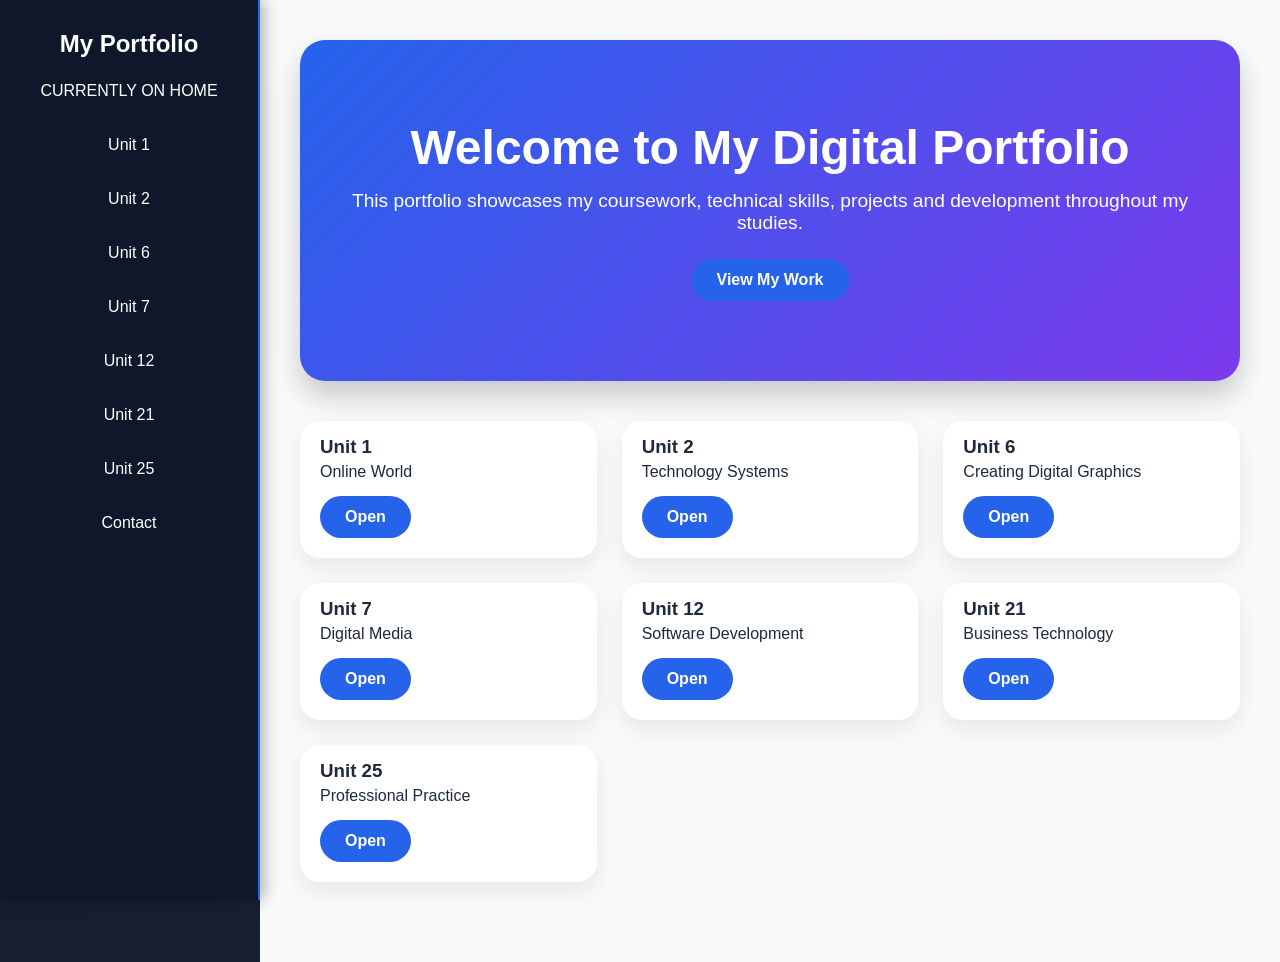
<file: index.html>
<!DOCTYPE html>
<html>
<head>
<title>Adil Nsumbu Digital Portfolio</title>
<link rel="stylesheet" href="css/style.css">
</head>

<body>

<div class="sidebar">

<h2>My Portfolio</h2>

<ul>
<li><a href="index.html">CURRENTLY ON HOME</a></li>
<li><a href="unit1.html">Unit 1</a></li>
<li><a href="unit2.html">Unit 2</a></li>
<li><a href="unit6.html">Unit 6</a></li>
<li><a href="unit7.html">Unit 7</a></li>
<li><a href="unit12.html">Unit 12</a></li>
<li><a href="unit21.html">Unit 21</a></li>
<li><a href="unit25.html">Unit 25</a></li>
<li><a href="contact.html">Contact</a></li>
</ul>

</div>

<div class="main">

<div class="hero">

<h1>Welcome to My Digital Portfolio</h1>

<p>
This portfolio showcases my coursework,
technical skills, projects and development
throughout my studies.
</p>

<a href="unit1.html" class="btn">
View My Work
</a>

</div>

<div class="cards">

<div class="card">
<h3>Unit 1</h3>
<p>Online World</p>
<a href="unit1.html" class="btn">Open</a>
</div>

<div class="card">
<h3>Unit 2</h3>
<p>Technology Systems</p>
<a href="unit2.html" class="btn">Open</a>
</div>

<div class="card">
<h3>Unit 6</h3>
<p>Creating Digital Graphics</p>
<a href="unit6.html" class="btn">Open</a>
</div>

<div class="card">
<h3>Unit 7</h3>
<p>Digital Media</p>
<a href="unit7.html" class="btn">Open</a>
</div>

<div class="card">
<h3>Unit 12</h3>
<p>Software Development</p>
<a href="unit12.html" class="btn">Open</a>
</div>

<div class="card">
<h3>Unit 21</h3>
<p>Business Technology</p>
<a href="unit21.html" class="btn">Open</a>
</div>

<div class="card">
<h3>Unit 25</h3>
<p>Professional Practice</p>
<a href="unit25.html" class="btn">Open</a>
</div>

</div>
    

</div>

<script src="js/script.js"></script>

</body>
</html>
</file>
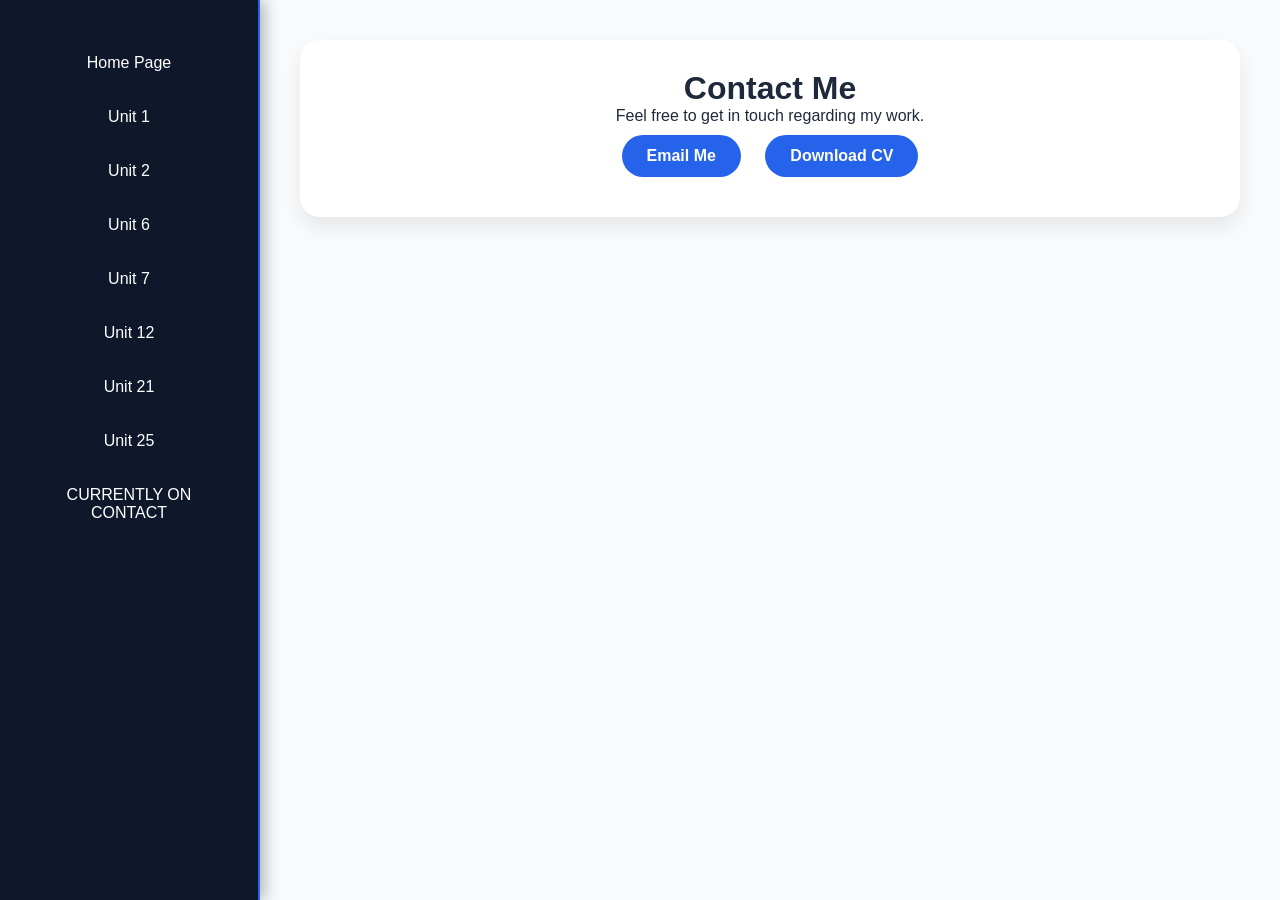
<file: contact.html>
<!DOCTYPE html>
<html>
<head>
<title>Contact Me</title>
<link rel="stylesheet" href="css/style.css">
</head>

<body>

<div class="sidebar">
    <ul>
<li><a href="index.html">Home Page</a></li>
<li><a href="unit1.html">Unit 1</a></li>
<li><a href="unit2.html">Unit 2</a></li>
<li><a href="unit6.html">Unit 6</a></li>
<li><a href="unit7.html">Unit 7</a></li>
<li><a href="unit12.html">Unit 12</a></li>
<li><a href="unit21.html">Unit 21</a></li>
<li><a href="unit25.html">Unit 25</a></li>
<li><a href="contact.html">CURRENTLY ON CONTACT</a></li>
</ul>
<!-- same sidebar -->
</div>

<div class="main">

<div class="contact">

<h1>Contact Me</h1>

<p>
Feel free to get in touch regarding my work.
</p>

<a href="mailto:adil.nsumbu@ada.ac.uk" class="btn">
Email Me
</a>
<a href="files/CV.pdf" class="btn">
Download CV
</a>

</div>

</div>

</body>
</html>
</file>
<file: css/style.css>
/* RESET */

*{
    margin:0;
    padding:0;
    box-sizing:border-box;
    font-family:'Segoe UI',sans-serif;
}

/* BODY */

body{
    display:flex;
    background:linear-gradient(135deg,#0f172a,#1e293b);
    min-height:100vh;
}

/* SIDEBAR */

.sidebar{
     width:260px;
    height:100vh;
    position:fixed;
    background:#0f172a;
    border-right:2px solid #2563eb;
    box-shadow:4px 0 15px rgba(0,0,0,0.3);
    padding:30px 20px;
    text-align:center;

    overflow-y:auto; /* ADD THIS */
}

.profile{
    width:120px;
    height:120px;
    border-radius:50%;
    border:4px solid #2563eb;
    object-fit:cover;
    margin-bottom:20px;
}

.sidebar h2{
    color:white;
    margin-bottom:5px;
}

.sidebar p{
    color:#94a3b8;
    margin-bottom:30px;
}

.sidebar ul{
    list-style:none;
}

.sidebar ul li{
    margin:12px 0;
}

.sidebar ul li a{
    display:block;
    color:white;
    text-decoration:none;
    padding:12px;
    border-radius:10px;
    transition:0.3s;
}

.sidebar ul li a:hover{
    background:#2563eb;
    transform:translateX(5px);
}

/* MAIN CONTENT */

.main{
    margin-left:260px;
    width:100%;
    padding:40px;
    background:#f8fafc;
    color:#1e293b;
    min-height:100vh;
}

/* HERO SECTION */

.hero{
    background:linear-gradient(
        135deg,
        #2563eb,
        #7c3aed
    );

    color:white;
    padding:80px 40px;
    border-radius:25px;
    text-align:center;
    margin-bottom:40px;
    box-shadow:0 15px 30px rgba(0,0,0,0.2);
}

.hero h1{
    font-size:3rem;
    margin-bottom:15px;
}

.hero p{
    font-size:1.2rem;
    margin-bottom:25px;
}

/* BUTTONS */

.btn{
    display:inline-block;
    padding:12px 25px;
    border-radius:50px;
    text-decoration:none;
    background:#2563eb;
    color:white;
    font-weight:bold;
    transition:0.3s;
}

.btn:hover{
    background:#7c3aed;
    transform:translateY(-3px);
    box-shadow:0 10px 20px rgba(0,0,0,0.2);
}

/* SECTION TITLES */

.section-title{
    font-size:2rem;
    margin-bottom:20px;
    color:#0f172a;
}

/* CARD GRID */

.cards{
    display:grid;
    grid-template-columns:repeat(auto-fit,minmax(280px,1fr));
    gap:25px;
    margin-top:20px;
    margin-bottom:40px;
}

/* CARDS */

.card{
    background:white;
    border-radius:20px;
    overflow:hidden;
    box-shadow:0 10px 25px rgba(0,0,0,0.08);
    transition:0.3s;
}

.card:hover{
    transform:translateY(-10px);
}

.card img{
    width:100%;
    height:200px;
    object-fit:cover;
}

.card h3{
    padding:15px 20px 5px;
}

.card p{
    padding:0 20px 15px;
}

.card .btn{
    margin:0 20px 20px;
}

/* UNIT SECTIONS */

.unit-section{
    background:white;
    padding:30px;
    border-radius:20px;
    margin-bottom:25px;
    box-shadow:0 10px 25px rgba(0,0,0,0.08);
}

.unit-section h1,
.unit-section h2{
    margin-bottom:15px;
}

/* EVIDENCE */

.evidence{
    display:grid;
    grid-template-columns:1fr 1fr;
    gap:25px;
    margin-top:20px;
}

.evidence img{
    width:100%;
    border-radius:15px;
    box-shadow:0 5px 15px rgba(0,0,0,0.1);
}

/* REFLECTION BOX */

.reflection{
    background:#eef4ff;
    border-left:5px solid #2563eb;
}

/* STATS */

.stats{
    display:grid;
    grid-template-columns:repeat(auto-fit,minmax(220px,1fr));
    gap:20px;
    margin:40px 0;
}

.stat{
    background:white;
    padding:30px;
    border-radius:20px;
    text-align:center;
    box-shadow:0 10px 20px rgba(0,0,0,0.08);
}

.stat h2{
    color:#2563eb;
    font-size:2rem;
}

/* SKILLS */

.skills{
    background:white;
    padding:30px;
    border-radius:20px;
    margin-bottom:40px;
    box-shadow:0 10px 20px rgba(0,0,0,0.08);
}

.skill{
    margin-bottom:20px;
}

.bar{
    width:100%;
    height:12px;
    background:#e5e7eb;
    border-radius:20px;
    overflow:hidden;
}

.fill{
    height:100%;
    border-radius:20px;
}

.html{
    width:90%;
    background:#2563eb;
}

.css{
    width:85%;
    background:#7c3aed;
}

.javascript{
    width:75%;
    background:#06b6d4;
}

/* TABLES */

table{
    width:100%;
    border-collapse:collapse;
    background:white;
    border-radius:15px;
    overflow:hidden;
    box-shadow:0 10px 20px rgba(0,0,0,0.08);
}

table th{
    background:#2563eb;
    color:white;
}

table th,
table td{
    padding:15px;
    border:1px solid #ddd;
}

/* CONTACT SECTION */

.contact{
    background:white;
    padding:30px;
    border-radius:20px;
    box-shadow:0 10px 20px rgba(0,0,0,0.08);
    text-align:center;
}

.contact .btn{
    margin:10px;
}

/* DARK MODE */

.dark{
    background:#020617;
}

.dark .main{
    background:#0f172a;
    color:white;
}

.dark .card,
.dark .unit-section,
.dark .skills,
.dark .contact,
.dark .stat{
    background:#1e293b;
    color:white;
}

/* RESPONSIVE */

@media(max-width:900px){

.sidebar{
    width:100%;
    height:auto;
    position:relative;
}

.main{
    margin-left:0;
}

.evidence{
    grid-template-columns:1fr;
}

.hero h1{
    font-size:2rem;
}

}
</file>
